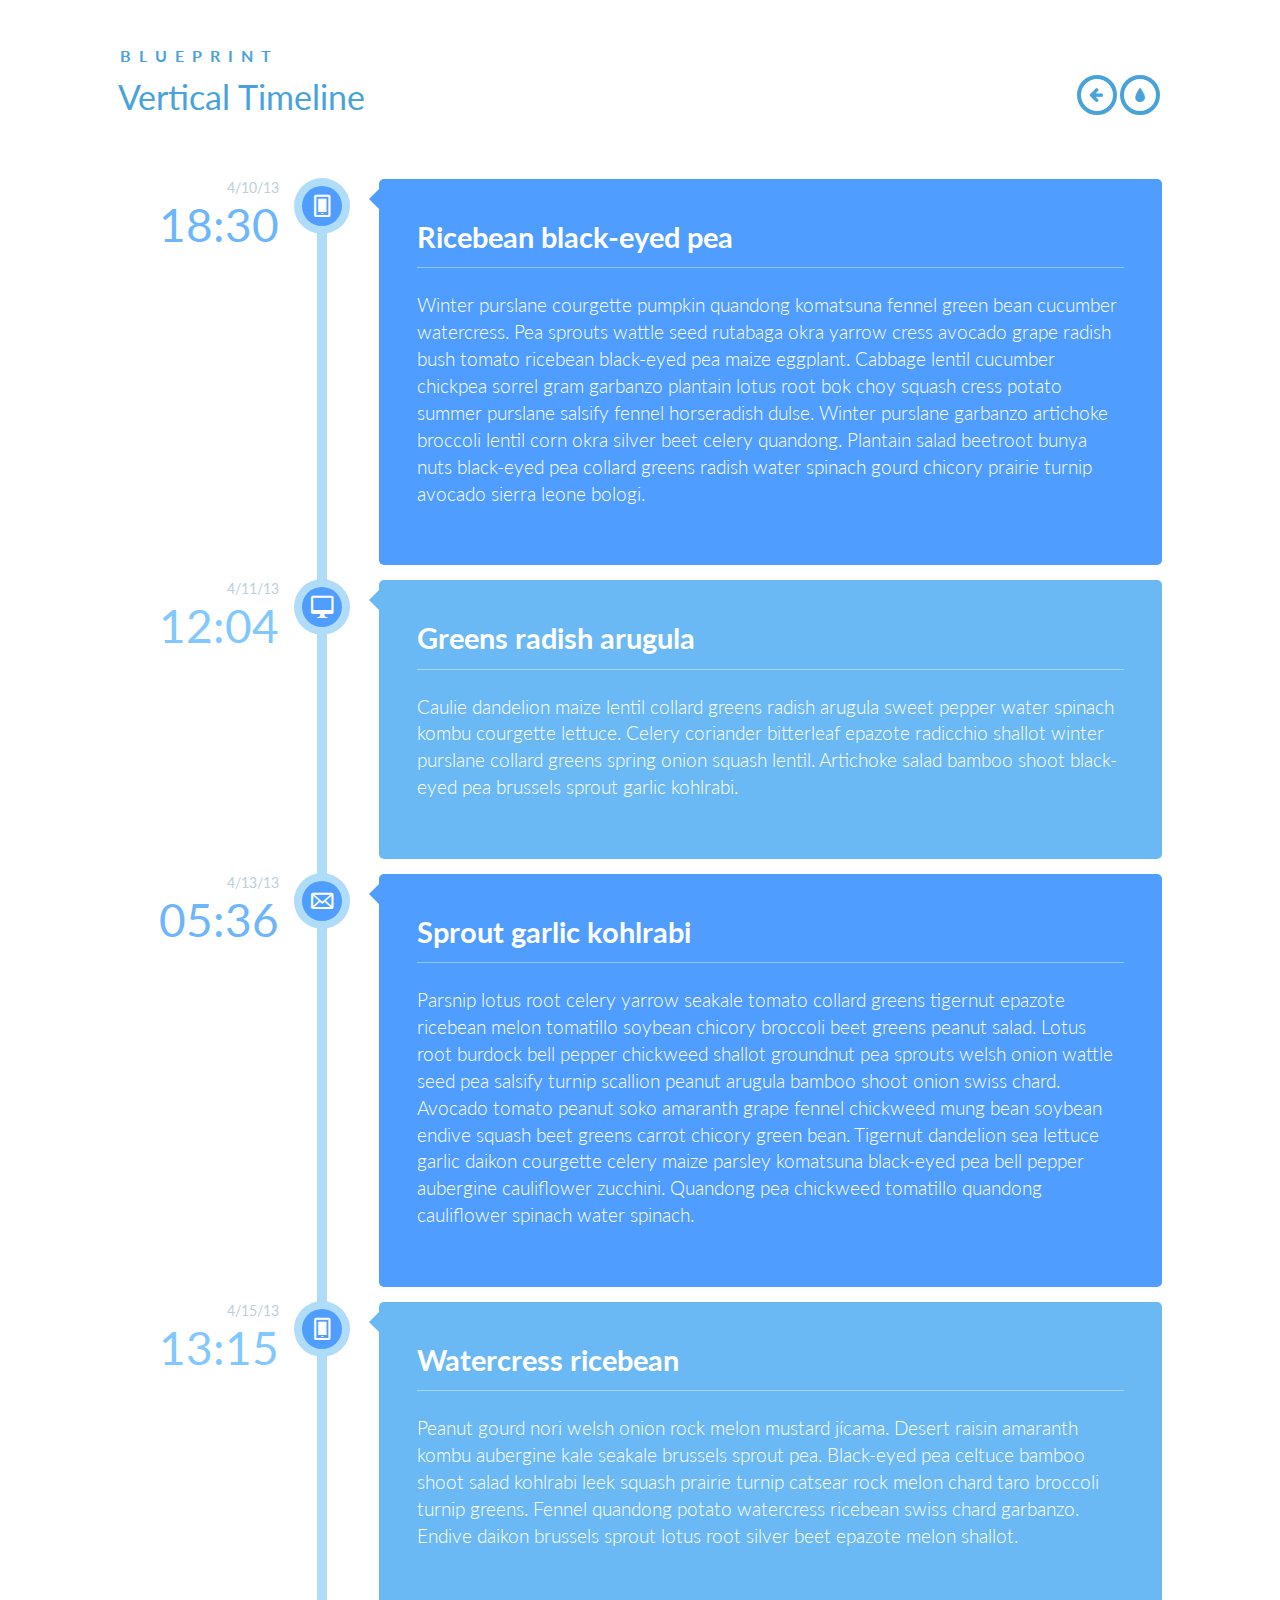
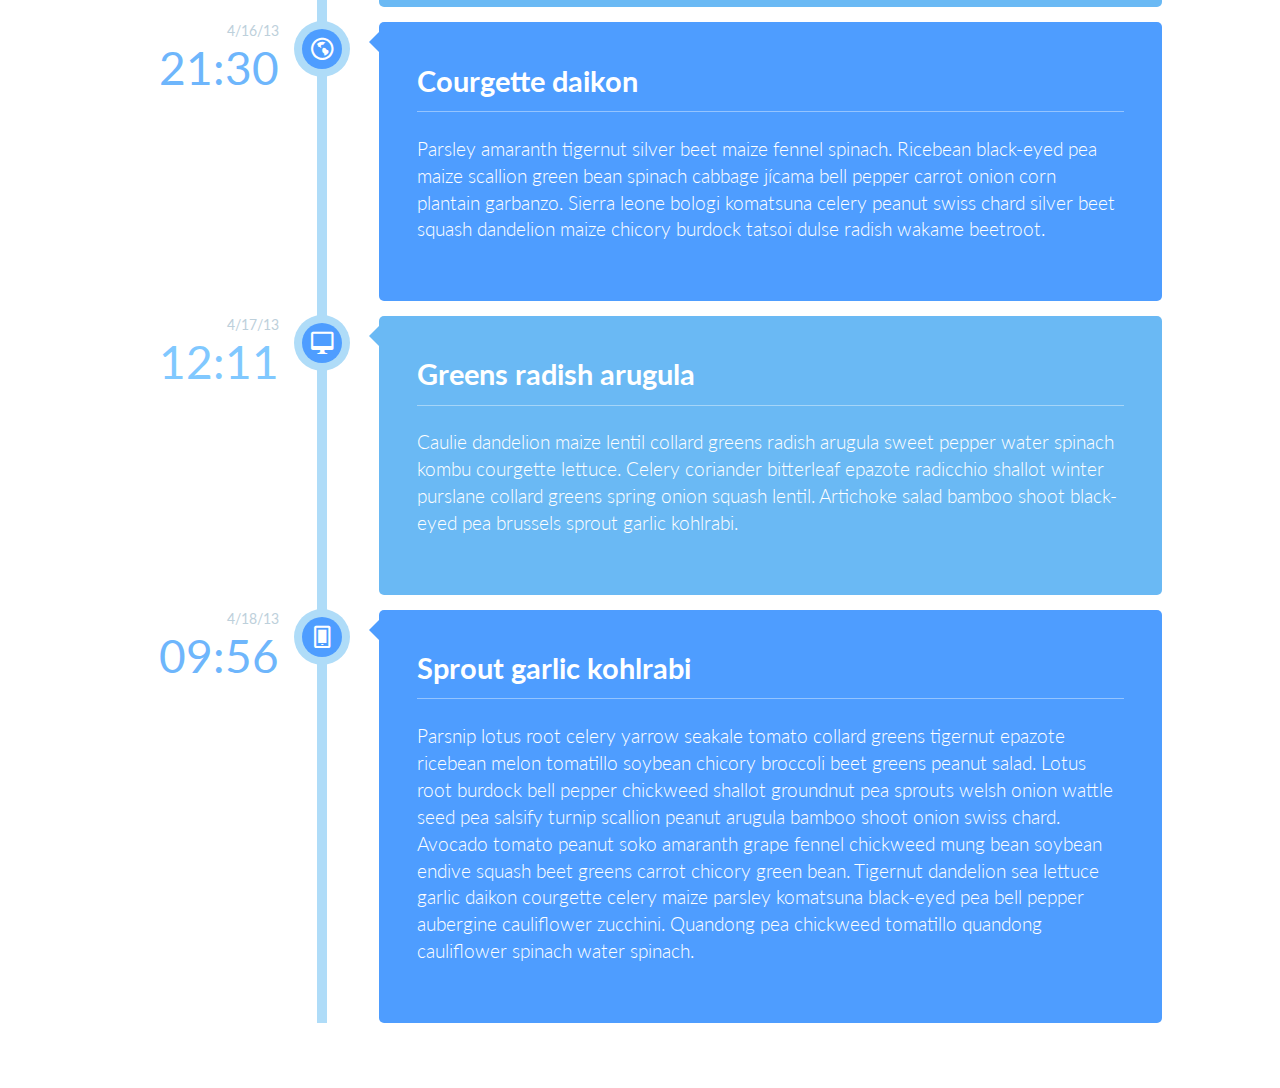
<file: users/js/jquery.timeline/index.html>
<!DOCTYPE html>
<html lang="en" class="no-js">
	<head>
		<meta charset="UTF-8" />
		<meta http-equiv="X-UA-Compatible" content="IE=edge,chrome=1"> 
		<meta name="viewport" content="width=device-width, initial-scale=1.0"> 
		<title>Blueprint: Vertical Timeline</title>
		<meta name="description" content="Blueprint: Vertical Timeline" />
		<meta name="keywords" content="timeline, vertical, layout, style, component, web development, template, responsive" />
		<meta name="author" content="Codrops" />
		<link rel="shortcut icon" href="../favicon.ico">
		<link rel="stylesheet" type="text/css" href="css/default.css" />
		<link rel="stylesheet" type="text/css" href="css/component.css" />
		<script src="js/modernizr.custom.js"></script>
	</head>
	<body>
		<div class="container">
			<header class="clearfix">
				<span>Blueprint</span>
				<h1>Vertical Timeline</h1>
				<nav>
					<a href="http://tympanus.net/Blueprints/ScrollingLayout/" class="icon-arrow-left" data-info="previous Blueprint">Previous Blueprint</a>
					<a href="http://tympanus.net/codrops/?p=14941" class="icon-drop" data-info="back to the Codrops article">back to the Codrops article</a>
				</nav>
			</header>	
			<div class="main">
				<ul class="cbp_tmtimeline">
					<li>
						<time class="cbp_tmtime" datetime="2013-04-10 18:30"><span>4/10/13</span> <span>18:30</span></time>
						<div class="cbp_tmicon cbp_tmicon-phone"></div>
						<div class="cbp_tmlabel">
							<h2>Ricebean black-eyed pea</h2>
							<p>Winter purslane courgette pumpkin quandong komatsuna fennel green bean cucumber watercress. Pea sprouts wattle seed rutabaga okra yarrow cress avocado grape radish bush tomato ricebean black-eyed pea maize eggplant. Cabbage lentil cucumber chickpea sorrel gram garbanzo plantain lotus root bok choy squash cress potato summer purslane salsify fennel horseradish dulse. Winter purslane garbanzo artichoke broccoli lentil corn okra silver beet celery quandong. Plantain salad beetroot bunya nuts black-eyed pea collard greens radish water spinach gourd chicory prairie turnip avocado sierra leone bologi.</p>
						</div>
					</li>
					<li>
						<time class="cbp_tmtime" datetime="2013-04-11T12:04"><span>4/11/13</span> <span>12:04</span></time>
						<div class="cbp_tmicon cbp_tmicon-screen"></div>
						<div class="cbp_tmlabel">
							<h2>Greens radish arugula</h2>
							<p>Caulie dandelion maize lentil collard greens radish arugula sweet pepper water spinach kombu courgette lettuce. Celery coriander bitterleaf epazote radicchio shallot winter purslane collard greens spring onion squash lentil. Artichoke salad bamboo shoot black-eyed pea brussels sprout garlic kohlrabi.</p>
						</div>
					</li>
					<li>
						<time class="cbp_tmtime" datetime="2013-04-13 05:36"><span>4/13/13</span> <span>05:36</span></time>
						<div class="cbp_tmicon cbp_tmicon-mail"></div>
						<div class="cbp_tmlabel">
							<h2>Sprout garlic kohlrabi</h2>
							<p>Parsnip lotus root celery yarrow seakale tomato collard greens tigernut epazote ricebean melon tomatillo soybean chicory broccoli beet greens peanut salad. Lotus root burdock bell pepper chickweed shallot groundnut pea sprouts welsh onion wattle seed pea salsify turnip scallion peanut arugula bamboo shoot onion swiss chard. Avocado tomato peanut soko amaranth grape fennel chickweed mung bean soybean endive squash beet greens carrot chicory green bean. Tigernut dandelion sea lettuce garlic daikon courgette celery maize parsley komatsuna black-eyed pea bell pepper aubergine cauliflower zucchini. Quandong pea chickweed tomatillo quandong cauliflower spinach water spinach.</p>
						</div>
					</li>
					<li>
						<time class="cbp_tmtime" datetime="2013-04-15 13:15"><span>4/15/13</span> <span>13:15</span></time>
						<div class="cbp_tmicon cbp_tmicon-phone"></div>
						<div class="cbp_tmlabel">
							<h2>Watercress ricebean</h2>
							<p>Peanut gourd nori welsh onion rock melon mustard jícama. Desert raisin amaranth kombu aubergine kale seakale brussels sprout pea. Black-eyed pea celtuce bamboo shoot salad kohlrabi leek squash prairie turnip catsear rock melon chard taro broccoli turnip greens. Fennel quandong potato watercress ricebean swiss chard garbanzo. Endive daikon brussels sprout lotus root silver beet epazote melon shallot.</p>
						</div>
					</li>
					<li>
						<time class="cbp_tmtime" datetime="2013-04-16 21:30"><span>4/16/13</span> <span>21:30</span></time>
						<div class="cbp_tmicon cbp_tmicon-earth"></div>
						<div class="cbp_tmlabel">
							<h2>Courgette daikon</h2>
							<p>Parsley amaranth tigernut silver beet maize fennel spinach. Ricebean black-eyed pea maize scallion green bean spinach cabbage jícama bell pepper carrot onion corn plantain garbanzo. Sierra leone bologi komatsuna celery peanut swiss chard silver beet squash dandelion maize chicory burdock tatsoi dulse radish wakame beetroot.</p>
						</div>
					</li>
					<li>
						<time class="cbp_tmtime" datetime="2013-04-17 12:11"><span>4/17/13</span> <span>12:11</span></time>
						<div class="cbp_tmicon cbp_tmicon-screen"></div>
						<div class="cbp_tmlabel">
							<h2>Greens radish arugula</h2>
							<p>Caulie dandelion maize lentil collard greens radish arugula sweet pepper water spinach kombu courgette lettuce. Celery coriander bitterleaf epazote radicchio shallot winter purslane collard greens spring onion squash lentil. Artichoke salad bamboo shoot black-eyed pea brussels sprout garlic kohlrabi.</p>
						</div>
					</li>
					<li>
						<time class="cbp_tmtime" datetime="2013-04-18 09:56"><span>4/18/13</span> <span>09:56</span></time>
						<div class="cbp_tmicon cbp_tmicon-phone"></div>
						<div class="cbp_tmlabel">
							<h2>Sprout garlic kohlrabi</h2>
							<p>Parsnip lotus root celery yarrow seakale tomato collard greens tigernut epazote ricebean melon tomatillo soybean chicory broccoli beet greens peanut salad. Lotus root burdock bell pepper chickweed shallot groundnut pea sprouts welsh onion wattle seed pea salsify turnip scallion peanut arugula bamboo shoot onion swiss chard. Avocado tomato peanut soko amaranth grape fennel chickweed mung bean soybean endive squash beet greens carrot chicory green bean. Tigernut dandelion sea lettuce garlic daikon courgette celery maize parsley komatsuna black-eyed pea bell pepper aubergine cauliflower zucchini. Quandong pea chickweed tomatillo quandong cauliflower spinach water spinach.</p>
						</div>
					</li>
				</ul>
			</div>
		</div>
	</body>
</html>
</file>
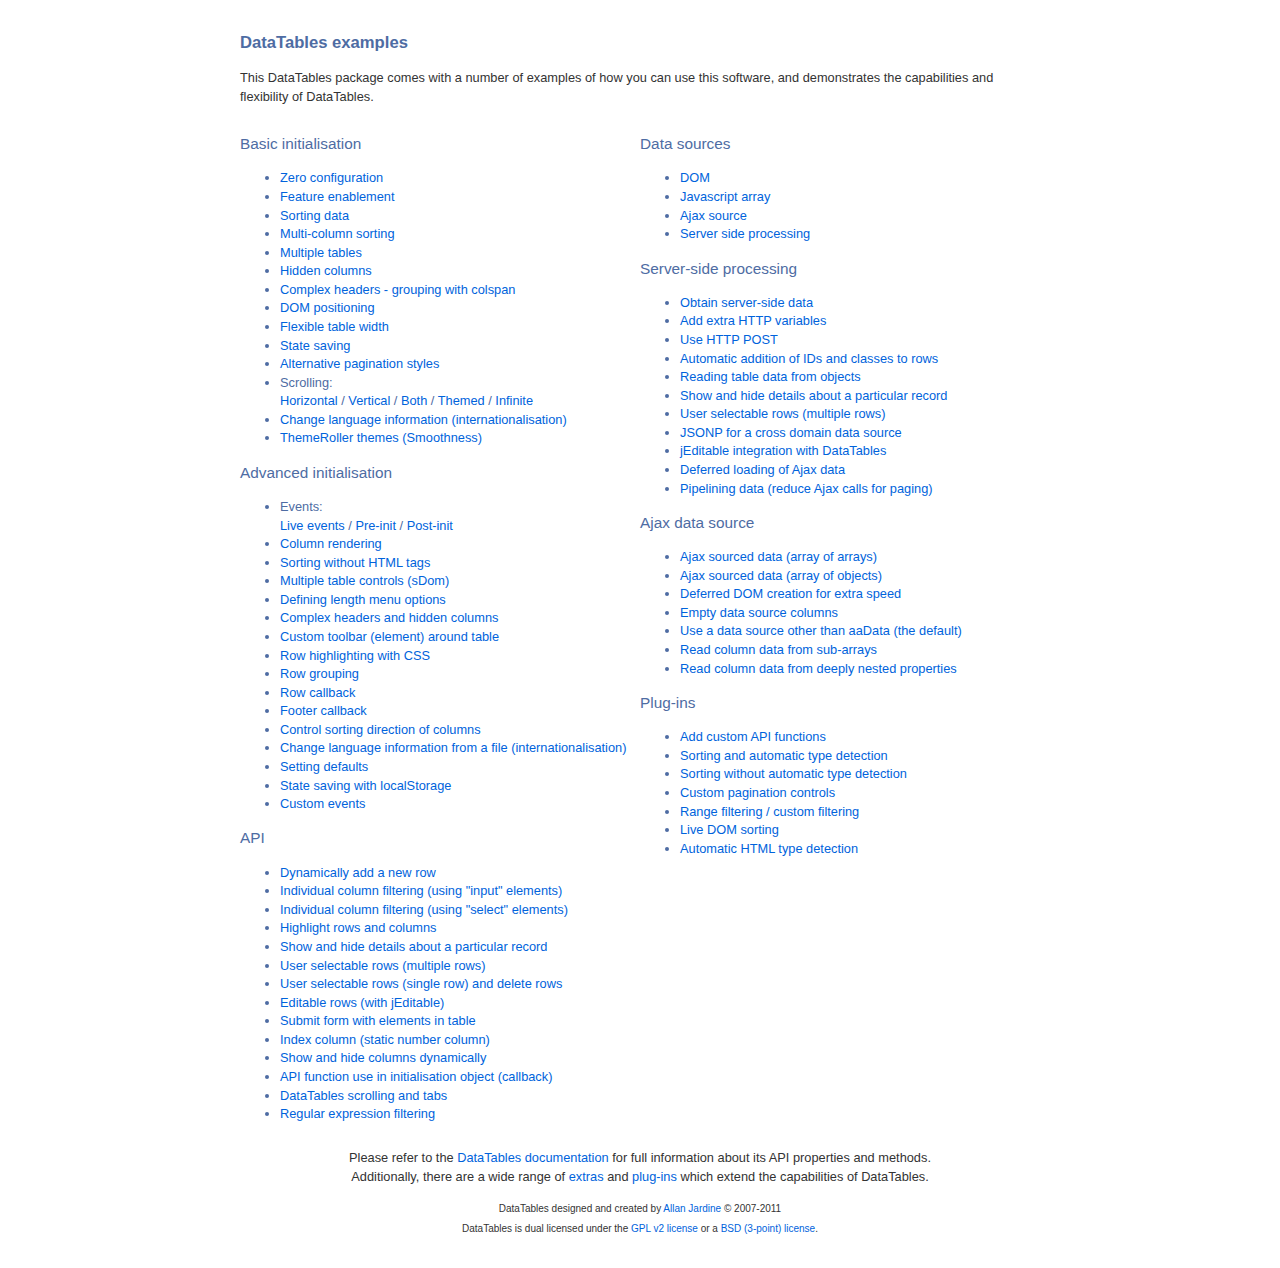
<file: admin/js/jquery.datatables/examples/index.html>
<!DOCTYPE HTML PUBLIC "-//W3C//DTD HTML 4.01//EN" "http://www.w3.org/TR/html4/strict.dtd">
<html>
	<head>
		<meta http-equiv="content-type" content="text/html; charset=utf-8" />
		<link rel="shortcut icon" type="image/ico" href="http://www.datatables.net/favicon.ico" />
		
		<title>DataTables example</title>
		<style type="text/css" title="currentStyle">
			@import "../media/css/demo_page.css";
			@import "../media/css/demo_table.css";
		</style>
	</head>
	<body id="dt_example">
		<div id="container">
			<div class="full_width big">
				DataTables examples
			</div>
			
			<p>This DataTables package comes with a number of examples of how you can use this software, and demonstrates the capabilities and flexibility of DataTables.</p>
			
			<div class="demo_links">
				<h2>Basic initialisation</h2>
				<ul>
					<li><a href="basic_init/zero_config.html">Zero configuration</a></li>
					<li><a href="basic_init/filter_only.html">Feature enablement</a></li>
					<li><a href="basic_init/table_sorting.html">Sorting data</a></li>
					<li><a href="basic_init/multi_col_sort.html">Multi-column sorting</a></li>
					<li><a href="basic_init/multiple_tables.html">Multiple tables</a></li>
					<li><a href="basic_init/hidden_columns.html">Hidden columns</a></li>
					<li><a href="basic_init/complex_header.html">Complex headers - grouping with colspan</a></li>
					<li><a href="basic_init/dom.html">DOM positioning</a></li>
					<li><a href="basic_init/flexible_width.html">Flexible table width</a></li>
					<li><a href="basic_init/state_save.html">State saving</a></li>
					<li><a href="basic_init/alt_pagination.html">Alternative pagination styles</a></li>
					<li>Scrolling: <br>
						<a href="basic_init/scroll_x.html">Horizontal</a> / 
						<a href="basic_init/scroll_y.html">Vertical</a> / 
						<a href="basic_init/scroll_xy.html">Both</a> / 
						<a href="basic_init/scroll_y_theme.html">Themed</a> / 
						<a href="basic_init/scroll_y_infinite.html">Infinite</a>
					</li>
					<li><a href="basic_init/language.html">Change language information (internationalisation)</a></li>
					<li><a href="basic_init/themes.html">ThemeRoller themes (Smoothness)</a></li>
				</ul>
				
				<h2>Advanced initialisation</h2>
				<ul>
					<li>Events: <br>
						<a href="advanced_init/events_live.html">Live events</a> / 
						<a href="advanced_init/events_pre_init.html">Pre-init</a> / 
						<a href="advanced_init/events_post_init.html">Post-init</a>
					</li>
					<li><a href="advanced_init/column_render.html">Column rendering</a></li>
					<li><a href="advanced_init/html_sort.html">Sorting without HTML tags</a></li>
					<li><a href="advanced_init/dom_multiple_elements.html">Multiple table controls (sDom)</a></li>
					<li><a href="advanced_init/length_menu.html">Defining length menu options</a></li>
					<li><a href="advanced_init/complex_header.html">Complex headers and hidden columns</a></li>
					<li><a href="advanced_init/dom_toolbar.html">Custom toolbar (element) around table</a></li>
					<li><a href="advanced_init/highlight.html">Row highlighting with CSS</a></li>
					<li><a href="advanced_init/row_grouping.html">Row grouping</a></li>
					<li><a href="advanced_init/row_callback.html">Row callback</a></li>
					<li><a href="advanced_init/footer_callback.html">Footer callback</a></li>
					<li><a href="advanced_init/sorting_control.html">Control sorting direction of columns</a></li>
					<li><a href="advanced_init/language_file.html">Change language information from a file (internationalisation)</a></li>
					<li><a href="advanced_init/defaults.html">Setting defaults</a></li>
					<li><a href="advanced_init/localstorage.html">State saving with localStorage</a></li>
					<li><a href="advanced_init/dt_events.html">Custom events</a></li>
				</ul>
				
				<h2>API</h2>
				<ul>
					<li><a href="api/add_row.html">Dynamically add a new row</a></li>
					<li><a href="api/multi_filter.html">Individual column filtering (using "input" elements)</a></li>
					<li><a href="api/multi_filter_select.html">Individual column filtering (using "select" elements)</a></li>
					<li><a href="api/highlight.html">Highlight rows and columns</a></li>
					<li><a href="api/row_details.html">Show and hide details about a particular record</a></li>
					<li><a href="api/select_row.html">User selectable rows (multiple rows)</a></li>
					<li><a href="api/select_single_row.html">User selectable rows (single row) and delete rows</a></li>
					<li><a href="api/editable.html">Editable rows (with jEditable)</a></li>
					<li><a href="api/form.html">Submit form with elements in table</a></li>
					<li><a href="api/counter_column.html">Index column (static number column)</a></li>
					<li><a href="api/show_hide.html">Show and hide columns dynamically</a></li>
					<li><a href="api/api_in_init.html">API function use in initialisation object (callback)</a></li>
					<li><a href="api/tabs_and_scrolling.html">DataTables scrolling and tabs</a></li>
					<li><a href="api/regex.html">Regular expression filtering</a></li>
				</ul>
			</div>
			
			<div class="demo_links">
				<h2>Data sources</h2>
				<ul>
					<li><a href="data_sources/dom.html">DOM</a></li>
					<li><a href="data_sources/js_array.html">Javascript array</a></li>
					<li><a href="data_sources/ajax.html">Ajax source</a></li>
					<li><a href="data_sources/server_side.html">Server side processing</a></li>
				</ul>
				
				<h2>Server-side processing</h2>
				<ul>
					<li><a href="server_side/server_side.html">Obtain server-side data</a></li>
					<li><a href="server_side/custom_vars.html">Add extra HTTP variables</a></li>
					<li><a href="server_side/post.html">Use HTTP POST</a></li>
					<li><a href="server_side/ids.html">Automatic addition of IDs and classes to rows</a></li>
					<li><a href="server_side/object_data.html">Reading table data from objects</a></li>
					<li><a href="server_side/row_details.html">Show and hide details about a particular record</a></li>
					<li><a href="server_side/select_rows.html">User selectable rows (multiple rows)</a></li>
					<li><a href="server_side/jsonp.html">JSONP for a cross domain data source</a></li>
					<li><a href="server_side/editable.html">jEditable integration with DataTables</a></li>
					<li><a href="server_side/defer_loading.html">Deferred loading of Ajax data</a></li>
					<li><a href="server_side/pipeline.html">Pipelining data (reduce Ajax calls for paging)</a></li>
				</ul>
				
				<h2>Ajax data source</h2>
				<ul>
					<li><a href="ajax/ajax.html">Ajax sourced data (array of arrays)</a></li>
					<li><a href="ajax/objects.html">Ajax sourced data (array of objects)</a></li>
					<li><a href="ajax/defer_render.html">Deferred DOM creation for extra speed</a></li>
					<li><a href="ajax/null_data_source.html">Empty data source columns</a></li>
					<li><a href="ajax/custom_data_property.html">Use a data source other than aaData (the default)</a></li>
					<li><a href="ajax/objects_subarrays.html">Read column data from sub-arrays</a></li>
					<li><a href="ajax/deep.html">Read column data from deeply nested properties</a></li>
				</ul>
				
				<h2>Plug-ins</h2>
				<ul>
					<li><a href="plug-ins/plugin_api.html">Add custom API functions</a></li>
					<li><a href="plug-ins/sorting_plugin.html">Sorting and automatic type detection</a></li>
					<li><a href="plug-ins/sorting_sType.html">Sorting without automatic type detection</a></li>
					<li><a href="plug-ins/paging_plugin.html">Custom pagination controls</a></li>
					<li><a href="plug-ins/range_filtering.html">Range filtering / custom filtering</a></li>
					<li><a href="plug-ins/dom_sort.html">Live DOM sorting</a></li>
					<li><a href="plug-ins/html_sort.html">Automatic HTML type detection</a></li>
				</ul>
			</div>
			
			
			<div id="footer" class="clear" style="text-align:center;">
				<p>
					Please refer to the <a href="http://www.datatables.net/usage">DataTables documentation</a> for full information about its API properties and methods.<br>
					Additionally, there are a wide range of <a href="http://www.datatables.net/extras">extras</a> and <a href="http://www.datatables.net/plug-ins">plug-ins</a> which extend the capabilities of DataTables.
				</p>
				
				<span style="font-size:10px;">
					DataTables designed and created by <a href="http://www.sprymedia.co.uk">Allan Jardine</a> &copy; 2007-2011<br>
					DataTables is dual licensed under the <a href="http://www.datatables.net/license_gpl2">GPL v2 license</a> or a <a href="http://www.datatables.net/license_bsd">BSD (3-point) license</a>.
				</span>
			</div>
		</div>
	</body>
</html>
</file>
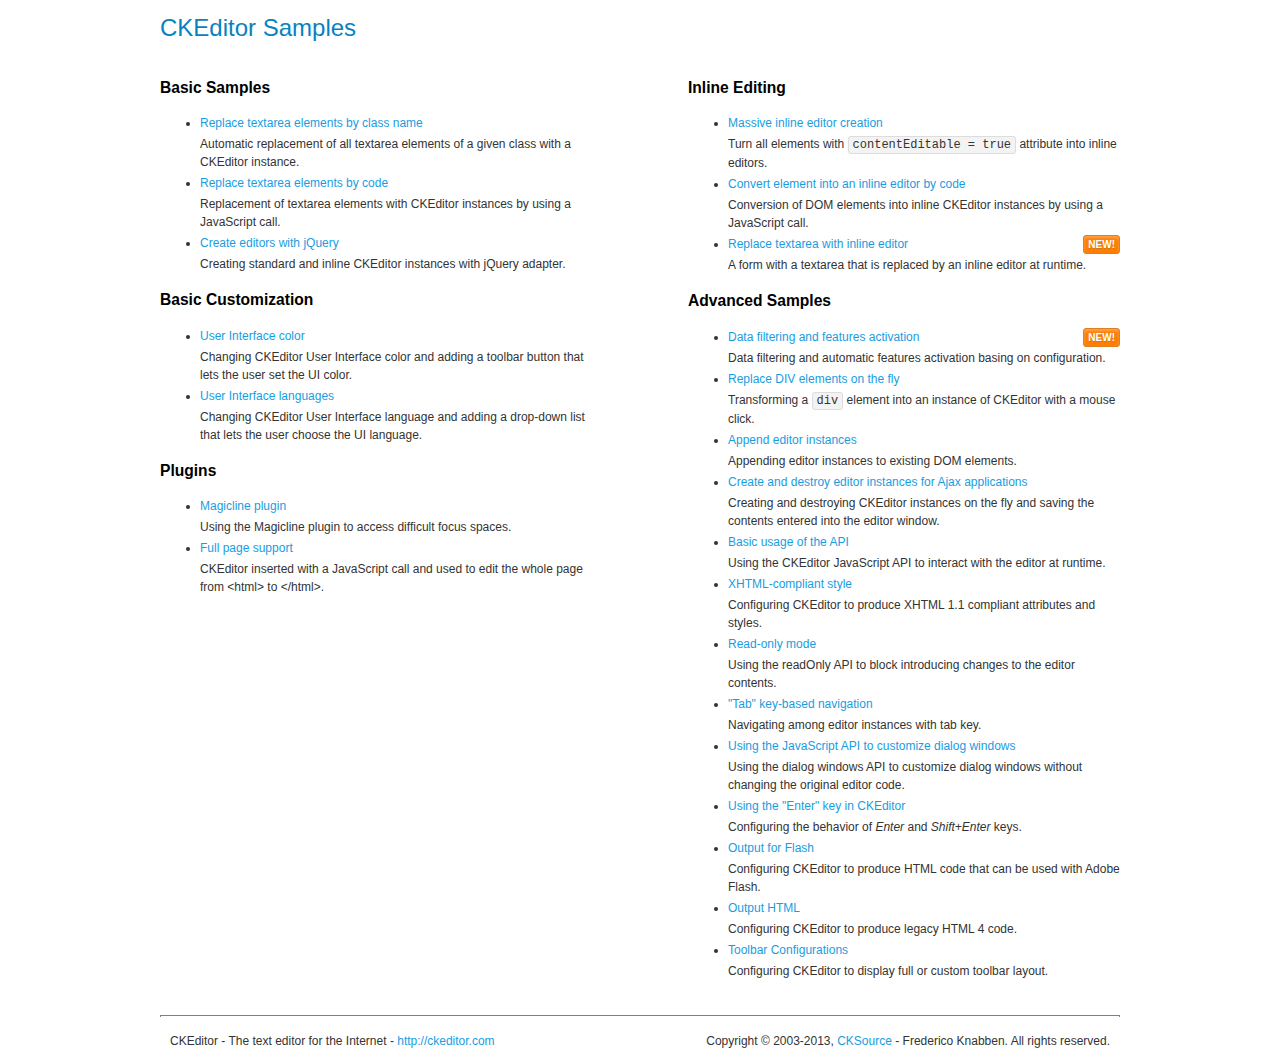
<file: users/js/ckeditor/samples/index.html>
<!DOCTYPE html>
<!--
Copyright (c) 2003-2013, CKSource - Frederico Knabben. All rights reserved.
For licensing, see LICENSE.md or http://ckeditor.com/license
-->
<html>
<head>
	<title>CKEditor Samples</title>
	<meta charset="utf-8">
	<link rel="stylesheet" href="sample.css">
</head>
<body>
	<h1 class="samples">
		CKEditor Samples
	</h1>
	<div class="twoColumns">
		<div class="twoColumnsLeft">
			<h2 class="samples">
				Basic Samples
			</h2>
			<dl class="samples">
				<dt><a class="samples" href="replacebyclass.html">Replace textarea elements by class name</a></dt>
				<dd>Automatic replacement of all textarea elements of a given class with a CKEditor instance.</dd>

				<dt><a class="samples" href="replacebycode.html">Replace textarea elements by code</a></dt>
				<dd>Replacement of textarea elements with CKEditor instances by using a JavaScript call.</dd>

				<dt><a class="samples" href="jquery.html">Create editors with jQuery</a></dt>
				<dd>Creating standard and inline CKEditor instances with jQuery adapter.</dd>
			</dl>

			<h2 class="samples">
				Basic Customization
			</h2>
			<dl class="samples">
				<dt><a class="samples" href="uicolor.html">User Interface color</a></dt>
				<dd>Changing CKEditor User Interface color and adding a toolbar button that lets the user set the UI color.</dd>

				<dt><a class="samples" href="uilanguages.html">User Interface languages</a></dt>
				<dd>Changing CKEditor User Interface language and adding a drop-down list that lets the user choose the UI language.</dd>
			</dl>


			<h2 class="samples">Plugins</h2>
<dl class="samples">
<dt><a class="samples" href="plugins/magicline/magicline.html">Magicline plugin</a></dt>
<dd>Using the Magicline plugin to access difficult focus spaces.</dd>

<dt><a class="samples" href="plugins/wysiwygarea/fullpage.html">Full page support</a></dt>
<dd>CKEditor inserted with a JavaScript call and used to edit the whole page from &lt;html&gt; to &lt;/html&gt;.</dd>
</dl>
		</div>
		<div class="twoColumnsRight">
			<h2 class="samples">
				Inline Editing
			</h2>
			<dl class="samples">
				<dt><a class="samples" href="inlineall.html">Massive inline editor creation</a></dt>
				<dd>Turn all elements with <code>contentEditable = true</code> attribute into inline editors.</dd>

				<dt><a class="samples" href="inlinebycode.html">Convert element into an inline editor by code</a></dt>
				<dd>Conversion of DOM elements into inline CKEditor instances by using a JavaScript call.</dd>

				<dt><a class="samples" href="inlinetextarea.html">Replace textarea with inline editor</a> <span class="new">New!</span></dt>
				<dd>A form with a textarea that is replaced by an inline editor at runtime.</dd>

				
			</dl>

			<h2 class="samples">
				Advanced Samples
			</h2>
			<dl class="samples">
				<dt><a class="samples" href="datafiltering.html">Data filtering and features activation</a> <span class="new">New!</span></dt>
				<dd>Data filtering and automatic features activation basing on configuration.</dd>

				<dt><a class="samples" href="divreplace.html">Replace DIV elements on the fly</a></dt>
				<dd>Transforming a <code>div</code> element into an instance of CKEditor with a mouse click.</dd>

				<dt><a class="samples" href="appendto.html">Append editor instances</a></dt>
				<dd>Appending editor instances to existing DOM elements.</dd>

				<dt><a class="samples" href="ajax.html">Create and destroy editor instances for Ajax applications</a></dt>
				<dd>Creating and destroying CKEditor instances on the fly and saving the contents entered into the editor window.</dd>

				<dt><a class="samples" href="api.html">Basic usage of the API</a></dt>
				<dd>Using the CKEditor JavaScript API to interact with the editor at runtime.</dd>

				<dt><a class="samples" href="xhtmlstyle.html">XHTML-compliant style</a></dt>
				<dd>Configuring CKEditor to produce XHTML 1.1 compliant attributes and styles.</dd>

				<dt><a class="samples" href="readonly.html">Read-only mode</a></dt>
				<dd>Using the readOnly API to block introducing changes to the editor contents.</dd>

				<dt><a class="samples" href="tabindex.html">"Tab" key-based navigation</a></dt>
				<dd>Navigating among editor instances with tab key.</dd>


				
<dt><a class="samples" href="plugins/dialog/dialog.html">Using the JavaScript API to customize dialog windows</a></dt>
<dd>Using the dialog windows API to customize dialog windows without changing the original editor code.</dd>

<dt><a class="samples" href="plugins/enterkey/enterkey.html">Using the &quot;Enter&quot; key in CKEditor</a></dt>
<dd>Configuring the behavior of <em>Enter</em> and <em>Shift+Enter</em> keys.</dd>

<dt><a class="samples" href="plugins/htmlwriter/outputforflash.html">Output for Flash</a></dt>
<dd>Configuring CKEditor to produce HTML code that can be used with Adobe Flash.</dd>

<dt><a class="samples" href="plugins/htmlwriter/outputhtml.html">Output HTML</a></dt>
<dd>Configuring CKEditor to produce legacy HTML 4 code.</dd>

<dt><a class="samples" href="plugins/toolbar/toolbar.html">Toolbar Configurations</a></dt>
<dd>Configuring CKEditor to display full or custom toolbar layout.</dd>

			</dl>
		</div>
	</div>
	<div id="footer">
		<hr>
		<p>
			CKEditor - The text editor for the Internet - <a class="samples" href="http://ckeditor.com/">http://ckeditor.com</a>
		</p>
		<p id="copy">
			Copyright &copy; 2003-2013, <a class="samples" href="http://cksource.com/">CKSource</a> - Frederico Knabben. All rights reserved.
		</p>
	</div>
</body>
</html>
</file>
<file: users/js/ckeditor/samples/sample.css>
/*
Copyright (c) 2003-2013, CKSource - Frederico Knabben. All rights reserved.
For licensing, see LICENSE.md or http://ckeditor.com/license
*/

html, body, h1, h2, h3, h4, h5, h6, div, span, blockquote, p, address, form, fieldset, img, ul, ol, dl, dt, dd, li, hr, table, td, th, strong, em, sup, sub, dfn, ins, del, q, cite, var, samp, code, kbd, tt, pre
{
	line-height: 1.5em;
}

body
{
	padding: 10px 30px;
}

input, textarea, select, option, optgroup, button, td, th
{
	font-size: 100%;
}

pre, code, kbd, samp, tt
{
	font-family: monospace,monospace;
	font-size: 1em;
}

body {
    width: 960px;
    margin: 0 auto;
}

code
{
	background: #f3f3f3;
	border: 1px solid #ddd;
	padding: 1px 4px;

	-moz-border-radius: 3px;
	-webkit-border-radius: 3px;
	border-radius: 3px;
}

abbr
{
	border-bottom: 1px dotted #555;
	cursor: pointer;
}

.new, .beta
{
	text-transform: uppercase;
	font-size: 10px;
	font-weight: bold;
	padding: 1px 4px;
	margin: 0 0 0 5px;
	color: #fff;
	float: right;

	-moz-border-radius: 3px;
	-webkit-border-radius: 3px;
	border-radius: 3px;
}

.new
{
	background: #FF7E00;
	border: 1px solid #DA8028;
	text-shadow: 0 1px 0 #C97626;

	-moz-box-shadow: 0 2px 3px 0 #FFA54E inset;
	-webkit-box-shadow: 0 2px 3px 0 #FFA54E inset;
	box-shadow: 0 2px 3px 0 #FFA54E inset;
}

.beta
{
	background: #18C0DF;
	border: 1px solid #19AAD8;
	text-shadow: 0 1px 0 #048CAD;
	font-style: italic;

	-moz-box-shadow: 0 2px 3px 0 #50D4FD inset;
	-webkit-box-shadow: 0 2px 3px 0 #50D4FD inset;
	box-shadow: 0 2px 3px 0 #50D4FD inset;
}

h1.samples
{
	color: #0782C1;
	font-size: 200%;
	font-weight: normal;
	margin: 0;
	padding: 0;
}

h1.samples a
{
	color: #0782C1;
	text-decoration: none;
	border-bottom: 1px dotted #0782C1;
}

.samples a:hover
{
	border-bottom: 1px dotted #0782C1;
}

h2.samples
{
	color: #000000;
	font-size: 130%;
	margin: 15px 0 0 0;
	padding: 0;
}

p, blockquote, address, form, pre, dl, h1.samples, h2.samples
{
	margin-bottom: 15px;
}

ul.samples
{
	margin-bottom: 15px;
}

.clear
{
	clear: both;
}

fieldset
{
	margin: 0;
	padding: 10px;
}

body, input, textarea
{
	color: #333333;
	font-family: Arial, Helvetica, sans-serif;
}

body
{
	font-size: 75%;
}

a.samples
{
	color: #189DE1;
	text-decoration: none;
}

form
{
	margin: 0;
	padding: 0;
}

pre.samples
{
	background-color: #F7F7F7;
	border: 1px solid #D7D7D7;
	overflow: auto;
	padding: 0.25em;
	white-space: pre-wrap; /* CSS 2.1 */
	word-wrap: break-word; /* IE7 */
	-moz-tab-size: 4;
	-o-tab-size: 4;
	-webkit-tab-size: 4;
	tab-size: 4;
}

#footer
{
	clear: both;
	padding-top: 10px;
}

#footer hr
{
	margin: 10px 0 15px 0;
	height: 1px;
	border: solid 1px gray;
	border-bottom: none;
}

#footer p
{
	margin: 0 10px 10px 10px;
	float: left;
}

#footer #copy
{
	float: right;
}

#outputSample
{
	width: 100%;
	table-layout: fixed;
}

#outputSample thead th
{
	color: #dddddd;
	background-color: #999999;
	padding: 4px;
	white-space: nowrap;
}

#outputSample tbody th
{
	vertical-align: top;
	text-align: left;
}

#outputSample pre
{
	margin: 0;
	padding: 0;
}

.description
{
	border: 1px dotted #B7B7B7;
	margin-bottom: 10px;
	padding: 10px 10px 0;
	overflow: hidden;
}

label
{
	display: block;
	margin-bottom: 6px;
}

/**
 *	CKEditor editables are automatically set with the "cke_editable" class
 *	plus cke_editable_(inline|themed) depending on the editor type.
 */

/* Style a bit the inline editables. */
.cke_editable.cke_editable_inline
{
	cursor: pointer;
}

/* Once an editable element gets focused, the "cke_focus" class is
   added to it, so we can style it differently. */
.cke_editable.cke_editable_inline.cke_focus
{
	box-shadow: inset 0px 0px 20px 3px #ddd, inset 0 0 1px #000;
	outline: none;
	background: #eee;
	cursor: text;
}

/* Avoid pre-formatted overflows inline editable. */
.cke_editable_inline pre
{
	white-space: pre-wrap;
	word-wrap: break-word;
}

/**
 *	Samples index styles.
 */

.twoColumns,
.twoColumnsLeft,
.twoColumnsRight
{
	overflow: hidden;
}

.twoColumnsLeft,
.twoColumnsRight
{
	width: 45%;
}

.twoColumnsLeft
{
	float: left;
}

.twoColumnsRight
{
	float: right;
}

dl.samples
{
	padding: 0 0 0 40px;
}
dl.samples > dt
{
	display: list-item;
	list-style-type: disc;
	list-style-position: outside;
	margin: 0 0 3px;
}
dl.samples > dd
{
	margin: 0 0 3px;
}
.warning
{
    color: #ff0000;
	background-color: #FFCCBA;
    border: 2px dotted #ff0000;
	padding: 15px 10px;
	margin: 10px 0;
}

/* Used on inline samples */

blockquote
{
	font-style: italic;
	font-family: Georgia, Times, "Times New Roman", serif;
	padding: 2px 0;
	border-style: solid;
	border-color: #ccc;
	border-width: 0;
}

.cke_contents_ltr blockquote
{
	padding-left: 20px;
	padding-right: 8px;
	border-left-width: 5px;
}

.cke_contents_rtl blockquote
{
	padding-left: 8px;
	padding-right: 20px;
	border-right-width: 5px;
}

img.right {
    border: 1px solid #ccc;
    float: right;
    margin-left: 15px;
    padding: 5px;
}

img.left {
    border: 1px solid #ccc;
    float: left;
    margin-right: 15px;
    padding: 5px;
}
</file>
<file: users/js/jquery.timeline/css/default.css>
/* General Blueprint Style */
@import url(http://fonts.googleapis.com/css?family=Lato:300,400,700);
@font-face {
	font-family: 'fontawesome';
	src:url('../fonts/fontawesome.eot');
	src:url('../fonts/fontawesome.eot?#iefix') format('embedded-opentype'),
		url('../fonts/fontawesome.svg#fontawesome') format('svg'),
		url('../fonts/fontawesome.woff') format('woff'),
		url('../fonts/fontawesome.ttf') format('truetype');
	font-weight: normal;
	font-style: normal;
}

*, *:after, *:before { -webkit-box-sizing: border-box; -moz-box-sizing: border-box; box-sizing: border-box; }
body, html { font-size: 100%; padding: 0; margin: 0;}

/* Clearfix hack by Nicolas Gallagher: http://nicolasgallagher.com/micro-clearfix-hack/ */
.clearfix:before, .clearfix:after { content: " "; display: table; }
.clearfix:after { clear: both; }

body {
    font-family: 'Lato', Calibri, Arial, sans-serif;
    color: #47a3da;
}

a {
	color: #f0f0f0;
	text-decoration: none;
}

a:hover {
	color: #000;
}

.main,
.container > header {
	width: 95%;
	max-width: 69em;
	margin: 0 auto;
	padding: 0 1.875em 3.125em;
}

.container > header {
	padding: 2.875em 1.875em 1.875em;
}

.container > header h1 {
	font-size: 2.125em;
	line-height: 1.3;
	margin: 0;
	float: left;
	font-weight: 400;
}

.container > header span {
	display: block;
	font-weight: 700;
	text-transform: uppercase;
	letter-spacing: 0.5em;
	padding: 0 0 0.6em 0.1em;
}

.container > header nav {
	float: right;
}

.container > header nav a {
	display: block;
	float: left;
	position: relative;
	width: 2.5em;
	height: 2.5em;
	background: #fff;
	border-radius: 50%;
	color: transparent;
	margin: 0 0.1em;
	border: 4px solid #47a3da;
	text-indent: -8000px;
}

.container > header nav a:after {
	content: attr(data-info);
	color: #47a3da;
	position: absolute;
	width: 600%;
	top: 120%;
	text-align: right;
	right: 0;
	opacity: 0;
	pointer-events: none;
}

.container > header nav a:hover:after {
	opacity: 1;
}

.container > header nav a:hover {
	background: #47a3da;
}

.icon-drop:before, 
.icon-arrow-left:before {
	font-family: 'fontawesome';
	position: absolute;
	top: 0;
	width: 100%;
	height: 100%;
	speak: none;
	font-style: normal;
	font-weight: normal;
	line-height: 2;
	text-align: center;
	color: #47a3da;
	-webkit-font-smoothing: antialiased;
	text-indent: 8000px;
	padding-left: 8px;
}

.container > header nav a:hover:before {
	color: #fff;
}

.icon-drop:before {
	content: "\e000";
}

.icon-arrow-left:before {
	content: "\f060";
}
</file>
<file: users/js/jquery.timeline/css/component.css>
@font-face {
	font-family: 'ecoico';
	src:url('../fonts/timelineicons/ecoico.eot');
	src:url('../fonts/timelineicons/ecoico.eot?#iefix') format('embedded-opentype'),
		url('../fonts/timelineicons/ecoico.woff') format('woff'),
		url('../fonts/timelineicons/ecoico.ttf') format('truetype'),
		url('../fonts/timelineicons/ecoico.svg#ecoico') format('svg');
	font-weight: normal;
	font-style: normal;
} /* Made with http://icomoon.io/ */

.cbp_tmtimeline {
	margin: 30px 0 0 0;
	padding: 0;
	list-style: none;
	position: relative;
} 

/* The line */
.cbp_tmtimeline:before {
	content: '';
	position: absolute;
	top: 0;
	bottom: 0;
	width: 10px;
	background: #afdcf8;
	left: 20%;
	margin-left: -10px;
}

/* The date/time */
.cbp_tmtimeline > li{
  position:relative;
}

.cbp_tmtimeline > li .cbp_tmtime {
	display: block;
	width: 25%;
	padding-right: 100px;
	position: absolute;
}

.cbp_tmtimeline > li .cbp_tmtime span {
	display: block;
	text-align: right;
}

.cbp_tmtimeline > li .cbp_tmtime span:first-child {
	font-size: 0.9em;
	color: #bdd0db;
}

.cbp_tmtimeline > li .cbp_tmtime span:last-child {
	font-size: 2.9em;
	color: #80C8FF;
}

.cbp_tmtimeline > li:nth-child(odd) .cbp_tmtime span:last-child {
	color: #6EB6FC;
}

/* Right content */
.cbp_tmtimeline > li .cbp_tmlabel {
	margin: 0 0 15px 25%;
	background: #6AB9F4;
	color: #fff;
	padding: 2em;
	font-size: 1.2em;
	font-weight: 300;
	line-height: 1.4;
	position: relative;
	border-radius: 5px;
}

.cbp_tmtimeline > li:nth-child(odd) .cbp_tmlabel {
	background: #4E9DFF;
}

.cbp_tmtimeline > li .cbp_tmlabel h2 { 
	margin-top: 0px;
	padding: 0 0 10px 0;
	border-bottom: 1px solid rgba(255,255,255,0.4);
}

/* The triangle */
.cbp_tmtimeline > li .cbp_tmlabel:after {
	right: 100%;
	border: solid transparent;
	content: " ";
	height: 0;
	width: 0;
	position: absolute;
	pointer-events: none;
	border-right-color: #6AB9F4;
	border-width: 10px;
	top: 10px;
}

.cbp_tmtimeline > li:nth-child(odd) .cbp_tmlabel:after {
	border-right-color: #4E9DFF;
}

/* The icons */
.cbp_tmtimeline > li .cbp_tmicon {
	width: 40px;
	height: 40px;
	font-family: 'ecoico';
	speak: none;
	font-style: normal;
	font-weight: normal;
	font-variant: normal;
	text-transform: none;
	font-size: 1.4em;
	line-height: 40px;
	-webkit-font-smoothing: antialiased;
	position: absolute;
	color: #fff;
	background: #4E9DFF;
	border-radius: 50%;
	box-shadow: 0 0 0 8px #afdcf8;
	text-align: center;
	left: 20%;
	top: 7px;
	margin: 0 0 0 -25px;
}

.cbp_tmicon-phone:before {
	content: "\e000";
}

.cbp_tmicon-screen:before {
	content: "\e001";
}

.cbp_tmicon-mail:before {
	content: "\e002";
}

.cbp_tmicon-earth:before {
	content: "\e003";
}

/* Example Media Queries */
@media screen and (max-width: 65.375em) {

	.cbp_tmtimeline > li .cbp_tmtime span:last-child {
		font-size: 1.5em;
	}
}

@media screen and (max-width: 47.2em) {
	.cbp_tmtimeline:before {
		display: none;
	}

	.cbp_tmtimeline > li .cbp_tmtime {
		width: 100%;
		position: relative;
		padding: 0 0 20px 0;
	}

	.cbp_tmtimeline > li .cbp_tmtime span {
		text-align: left;
	}

	.cbp_tmtimeline > li .cbp_tmlabel {
		margin: 0 0 30px 0;
		padding: 1em;
		font-weight: 400;
		font-size: 95%;
	}

	.cbp_tmtimeline > li .cbp_tmlabel:after {
		right: auto;
		left: 20px;
		border-right-color: transparent;
		border-bottom-color: #6AB9F4;
		top: -20px;
	}

	.cbp_tmtimeline > li:nth-child(odd) .cbp_tmlabel:after {
		border-right-color: transparent;
		border-bottom-color: #4E9DFF;
	}

	.cbp_tmtimeline > li .cbp_tmicon {
		position: relative;
		float: right;
		left: auto;
		margin: -55px 5px 0 0px;
	}	
}
</file>
